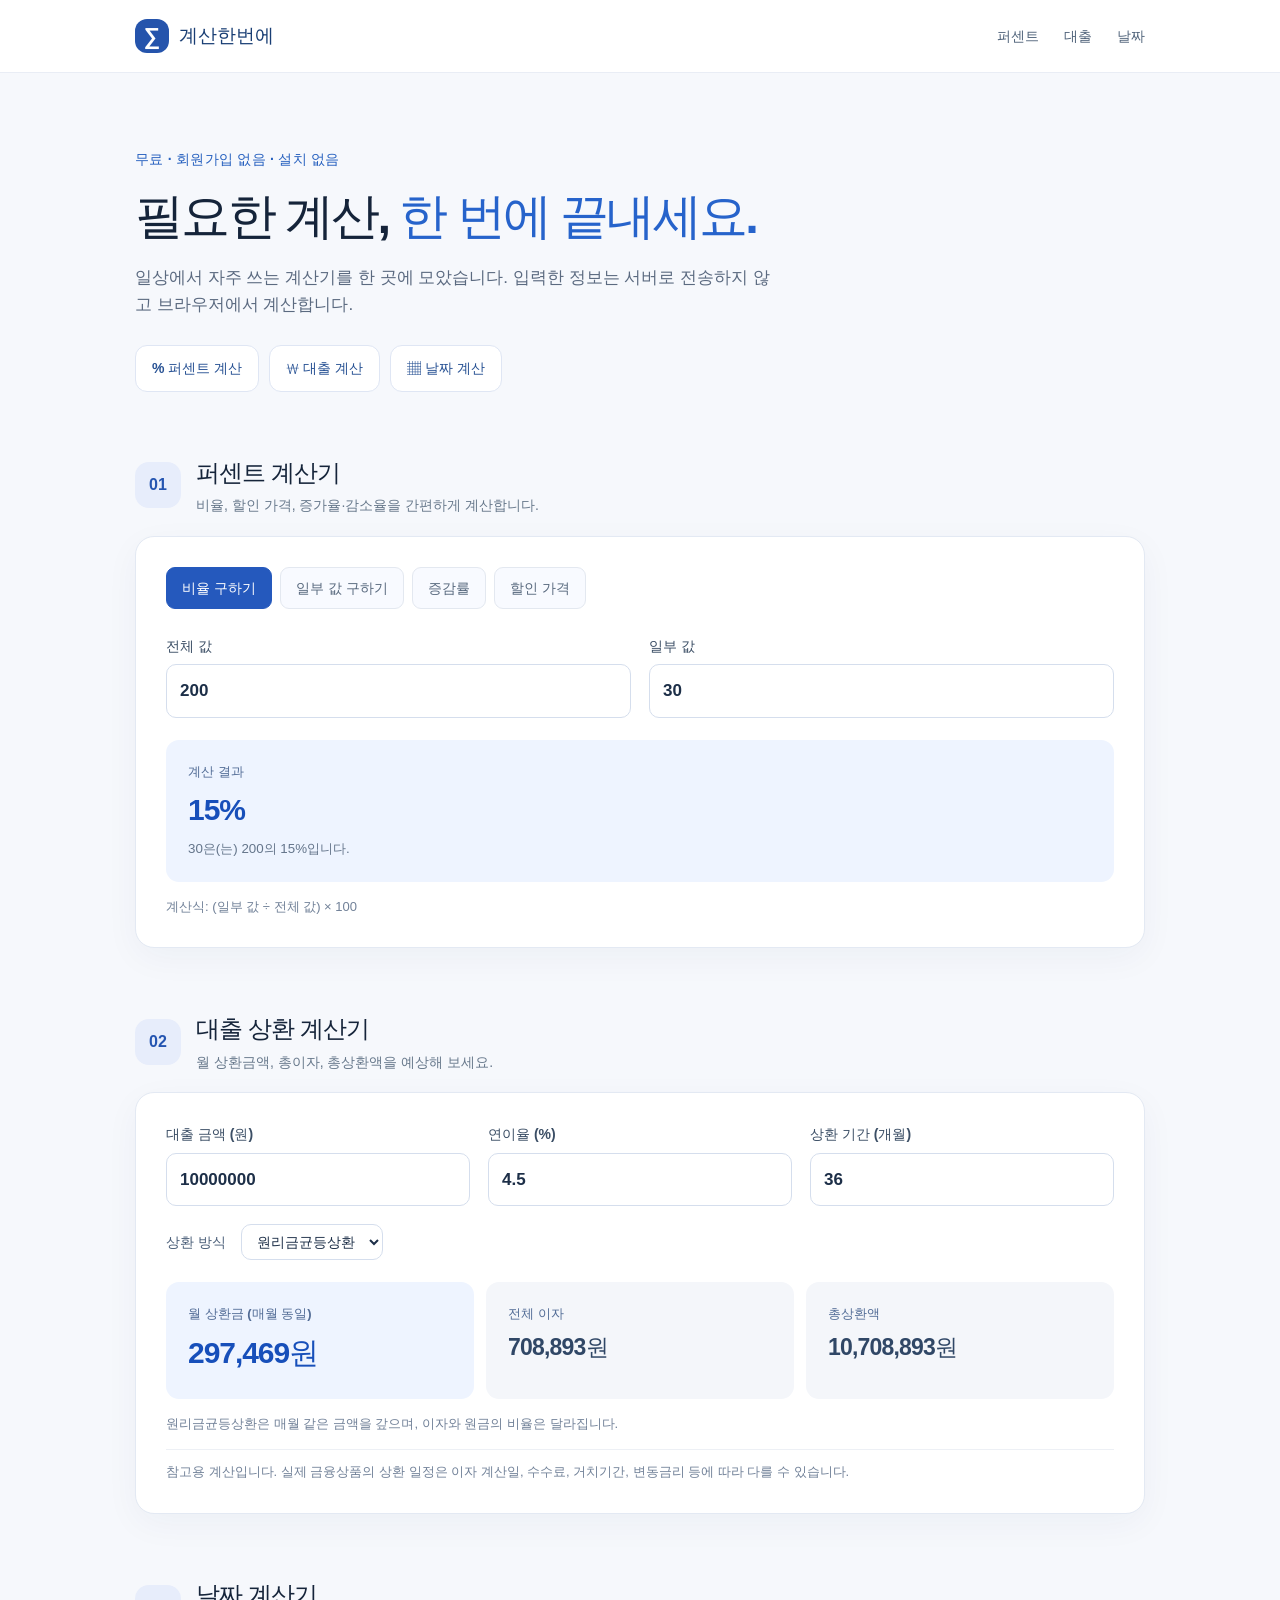
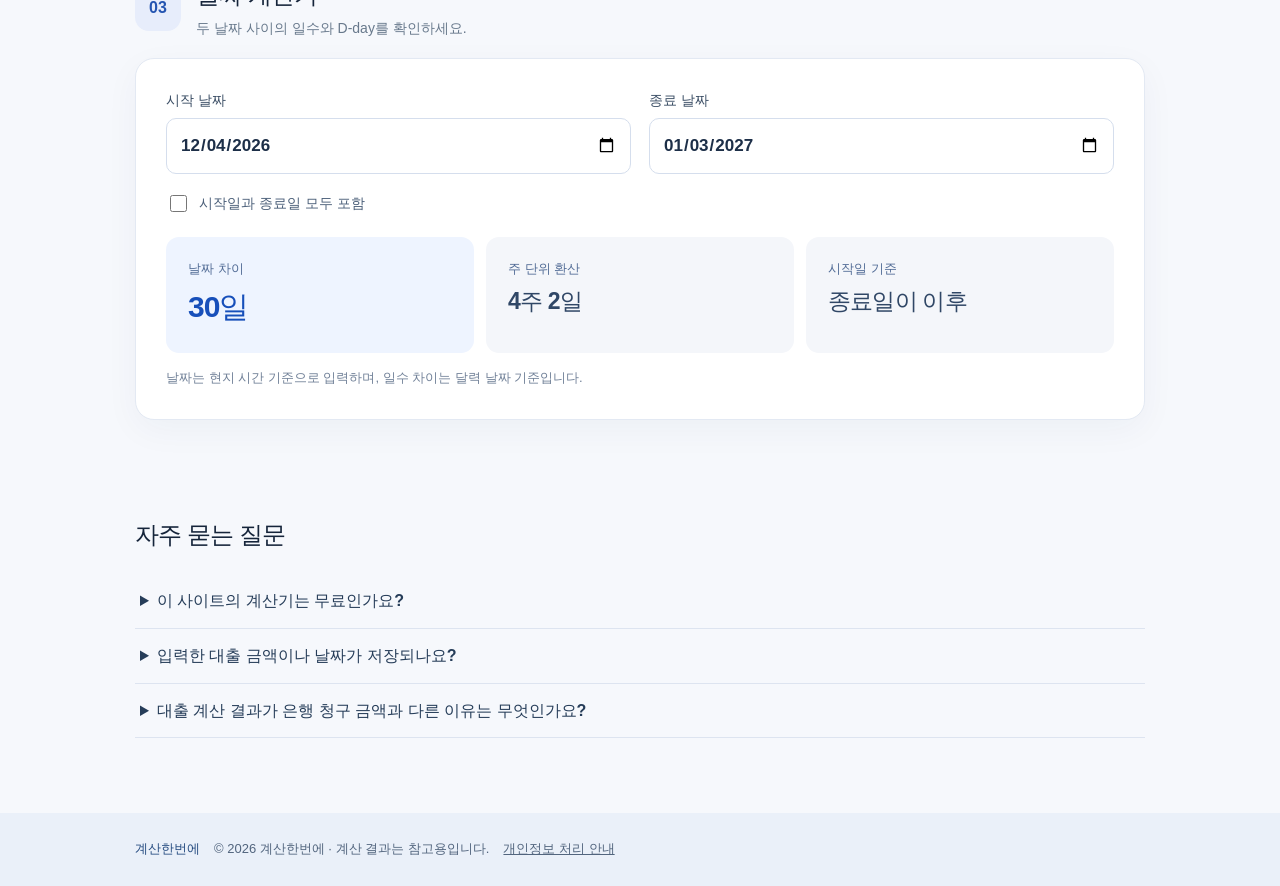
<file: index.html>
<!doctype html>
<html lang="ko">
<head>
<meta charset="UTF-8" />
<meta name="viewport" content="width=device-width, initial-scale=1" />
<meta name="description" content="퍼센트 계산기, 대출 상환 계산기, 날짜 계산기를 무료로 이용하세요. 설치나 가입 없이 바로 계산할 수 있습니다." />
<meta name="theme-color" content="#173c70" />
<title>계산한번에 | 무료 퍼센트·대출·날짜 계산기</title>
<link rel="stylesheet" href="styles.css" />
<script src="app.js" defer></script>
</head>
<body>
<header class="site-header"><div class="wrap head"><a href="#home" class="brand" aria-label="계산한번에 홈"><span class="logo">∑</span><span>계산한번에</span></a><nav aria-label="주 메뉴"><a href="#percent">퍼센트</a><a href="#loan">대출</a><a href="#date">날짜</a></nav></div></header>
<main id="home" class="wrap">
<section class="hero"><div class="eyebrow">무료 · 회원가입 없음 · 설치 없음</div><h1>필요한 계산, <span>한 번에 끝내세요.</span></h1><p>일상에서 자주 쓰는 계산기를 한 곳에 모았습니다. 입력한 정보는 서버로 전송하지 않고 브라우저에서 계산합니다.</p><div class="jump"><a href="#percent">% 퍼센트 계산</a><a href="#loan">₩ 대출 계산</a><a href="#date">▦ 날짜 계산</a></div></section>
<section class="tool" id="percent"><div class="section-heading"><span class="num">01</span><div><h2>퍼센트 계산기</h2><p>비율, 할인 가격, 증가율·감소율을 간편하게 계산합니다.</p></div></div>
<div class="calculator"><div class="tabbar" role="tablist" aria-label="퍼센트 계산 유형"><button type="button" class="tab active" role="tab" aria-selected="true" data-pct-tab="ratio">비율 구하기</button><button type="button" class="tab" role="tab" aria-selected="false" data-pct-tab="part">일부 값 구하기</button><button type="button" class="tab" role="tab" aria-selected="false" data-pct-tab="change">증감률</button><button type="button" class="tab" role="tab" aria-selected="false" data-pct-tab="discount">할인 가격</button></div>
<div class="fields"><label><span id="pct-label-a">전체 값</span><input id="pct-a" type="number" step="any" value="200" inputmode="decimal" /></label><label><span id="pct-label-b">일부 값</span><input id="pct-b" type="number" step="any" value="30" inputmode="decimal" /></label></div>
<div class="result" aria-live="polite"><span id="pct-result-label">계산 결과</span><strong id="pct-result">15%</strong><small id="pct-detail">30은 200의 15%입니다.</small></div><p class="tip" id="pct-tip">계산식: (일부 값 ÷ 전체 값) × 100</p></div></section>
<section class="tool" id="loan"><div class="section-heading"><span class="num">02</span><div><h2>대출 상환 계산기</h2><p>월 상환금액, 총이자, 총상환액을 예상해 보세요.</p></div></div>
<div class="calculator"><div class="fields three"><label><span>대출 금액 (원)</span><input id="loan-amount" type="number" min="0" step="10000" value="10000000" inputmode="numeric" /></label><label><span>연이율 (%)</span><input id="loan-rate" type="number" min="0" step="0.1" value="4.5" inputmode="decimal" /></label><label><span>상환 기간 (개월)</span><input id="loan-months" type="number" min="1" max="600" step="1" value="36" inputmode="numeric" /></label></div><div class="line-options"><label for="loan-method">상환 방식</label><select id="loan-method"><option value="equal">원리금균등상환</option><option value="principal">원금균등상환</option></select></div>
<div class="results-grid"><div class="result"><span id="payment-label">월 상환금 (매월 동일)</span><strong id="loan-payment">-</strong></div><div class="result secondary"><span>전체 이자</span><strong id="loan-interest">-</strong></div><div class="result secondary"><span>총상환액</span><strong id="loan-total">-</strong></div></div><p class="tip" id="loan-explain">원리금균등상환은 매달 같은 금액을 갚는 방식입니다.</p><p class="notice">참고용 계산입니다. 실제 금융상품의 상환 일정은 이자 계산일, 수수료, 거치기간, 변동금리 등에 따라 다를 수 있습니다.</p></div></section>
<section class="tool" id="date"><div class="section-heading"><span class="num">03</span><div><h2>날짜 계산기</h2><p>두 날짜 사이의 일수와 D-day를 확인하세요.</p></div></div>
<div class="calculator"><div class="fields"><label><span>시작 날짜</span><input id="date-start" type="date" /></label><label><span>종료 날짜</span><input id="date-end" type="date" /></label></div><div class="line-options"><label class="check"><input id="date-inclusive" type="checkbox" /> 시작일과 종료일 모두 포함</label></div><div class="results-grid"><div class="result"><span>날짜 차이</span><strong id="date-days">-</strong></div><div class="result secondary"><span>주 단위 환산</span><strong id="date-weeks">-</strong></div><div class="result secondary"><span>시작일 기준</span><strong id="date-direction">-</strong></div></div><p class="tip">날짜는 현지 시간 기준으로 입력하며, 일수 차이는 달력 날짜 기준입니다.</p></div></section>
<section class="faq"><h2>자주 묻는 질문</h2><details><summary>이 사이트의 계산기는 무료인가요?</summary><p>네. 모든 계산기를 회원가입과 설치 없이 무료로 이용할 수 있습니다.</p></details><details><summary>입력한 대출 금액이나 날짜가 저장되나요?</summary><p>아니요. 계산은 사용 중인 브라우저 안에서 이뤄지며, 입력값을 별도 서버로 전송하거나 저장하지 않습니다. 향후 광고나 방문 통계 서비스를 연결한다면 해당 서비스의 데이터 처리에 관한 안내를 별도로 추가해야 합니다.</p></details><details><summary>대출 계산 결과가 은행 청구 금액과 다른 이유는 무엇인가요?</summary><p>은행별 실제 이자 계산 방식, 상환 날짜, 수수료, 변동금리, 거치기간 등이 다를 수 있습니다. 이 계산기는 고정 연이율을 가정한 참고용 도구입니다.</p></details></section>
</main><footer><div class="wrap"><strong>계산한번에</strong><span>© <span id="year"></span> 계산한번에 · 계산 결과는 참고용입니다.</span><a href="privacy.html">개인정보 처리 안내</a></div></footer>
</body></html>
</file>
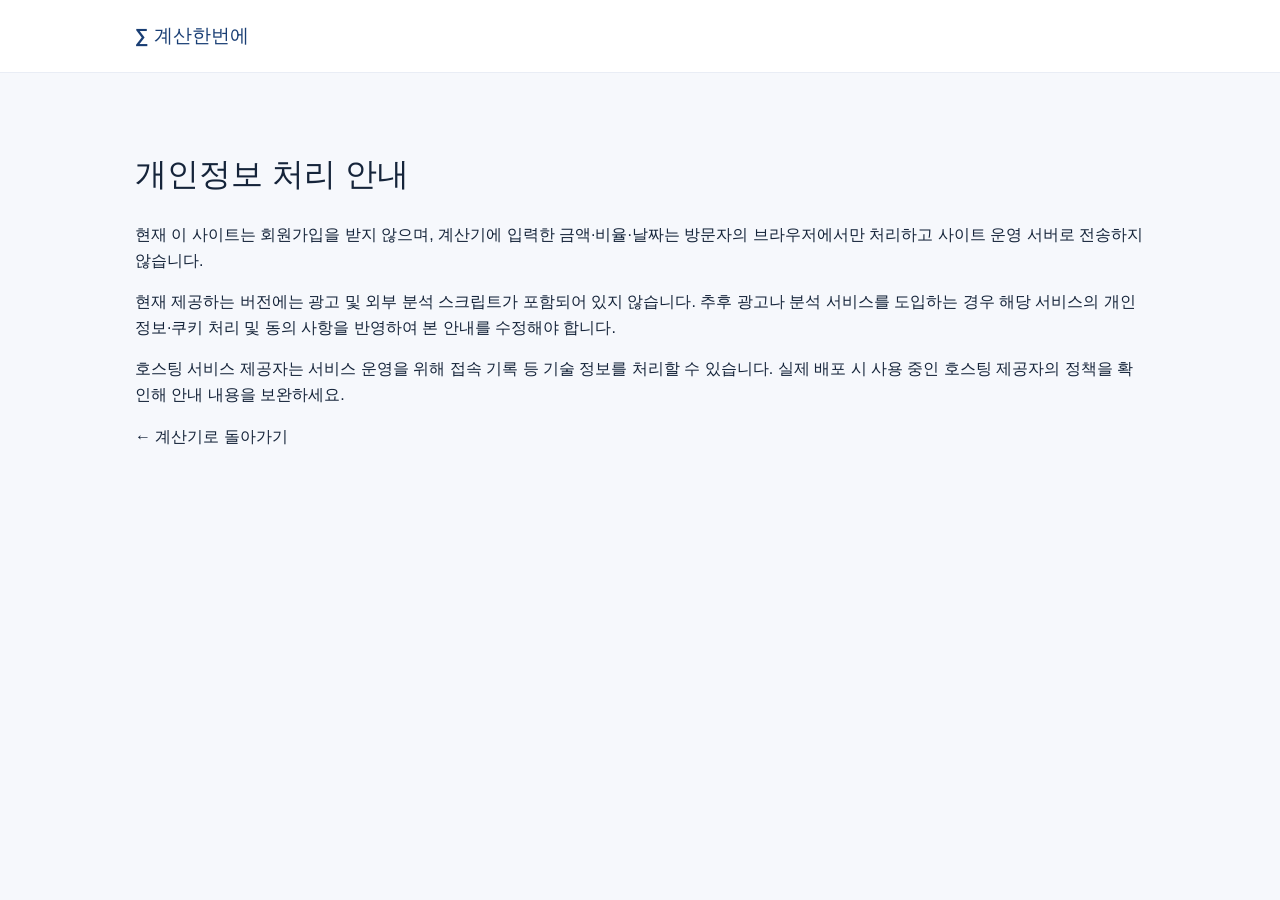
<file: privacy.html>
<!doctype html><html lang="ko"><head><meta charset="UTF-8"><meta name="viewport" content="width=device-width,initial-scale=1"><title>개인정보 처리 안내 | 계산한번에</title><link rel="stylesheet" href="styles.css"></head><body><header class="site-header"><div class="wrap head"><a class="brand" href="index.html">∑ 계산한번에</a></div></header><main class="wrap" style="min-height:70vh;padding-top:55px;padding-bottom:60px"><h1>개인정보 처리 안내</h1><p>현재 이 사이트는 회원가입을 받지 않으며, 계산기에 입력한 금액·비율·날짜는 방문자의 브라우저에서만 처리하고 사이트 운영 서버로 전송하지 않습니다.</p><p>현재 제공하는 버전에는 광고 및 외부 분석 스크립트가 포함되어 있지 않습니다. 추후 광고나 분석 서비스를 도입하는 경우 해당 서비스의 개인정보·쿠키 처리 및 동의 사항을 반영하여 본 안내를 수정해야 합니다.</p><p>호스팅 서비스 제공자는 서비스 운영을 위해 접속 기록 등 기술 정보를 처리할 수 있습니다. 실제 배포 시 사용 중인 호스팅 제공자의 정책을 확인해 안내 내용을 보완하세요.</p><p><a href="index.html">← 계산기로 돌아가기</a></p></main></body></html>
</file>
<file: styles.css>
:root{font-family:Pretendard,'Noto Sans KR',-apple-system,BlinkMacSystemFont,'Segoe UI',sans-serif;color:#15243a;background:#f6f8fc;font-synthesis:none}*{box-sizing:border-box}html{scroll-behavior:smooth}body{margin:0;line-height:1.6}a{color:inherit;text-decoration:none}.wrap{max-width:1060px;margin:0 auto;padding:0 25px}.site-header{background:#fff;border-bottom:1px solid #e9edf5;position:sticky;top:0;z-index:10}.head{height:72px;display:flex;align-items:center;justify-content:space-between;gap:20px}.brand{font-size:19px;font-weight:850;display:flex;align-items:center;gap:10px;color:#193e74}.logo{background:#2554ac;color:#fff;border-radius:12px;width:34px;height:34px;text-align:center;line-height:34px;font-size:23px}.head nav{display:flex;gap:25px;color:#51647b;font-weight:650;font-size:14px}.head nav a:hover{color:#2257c7}.hero{padding:75px 0 62px}.eyebrow{color:#2660bf;font-weight:750;font-size:14px;letter-spacing:.02em}.hero h1{font-size:clamp(31px,5vw,49px);letter-spacing:-.055em;line-height:1.34;margin:14px 0}.hero h1 span{color:#2663cb}.hero p{font-size:17px;color:#5b6a80;max-width:650px;margin:0 0 27px}.jump{display:flex;gap:10px;flex-wrap:wrap}.jump a{background:#fff;border:1px solid #dfe6f4;color:#285294;border-radius:12px;padding:11px 16px;font-weight:700;font-size:14px;transition:background .15s}.jump a:hover{background:#eaf0fc}.tool{scroll-margin-top:95px;margin-bottom:62px}.section-heading{display:flex;align-items:center;gap:15px;margin-bottom:19px}.section-heading .num{width:46px;height:46px;border-radius:14px;background:#e7edfb;color:#2555b1;display:grid;place-items:center;font-weight:850}.section-heading h2{font-size:24px;letter-spacing:-.04em;margin:0}.section-heading p{color:#68798c;margin:2px 0 0;font-size:14px}.calculator{background:#fff;border:1px solid #e3e9f3;box-shadow:0 10px 35px rgba(31,55,97,.045);border-radius:19px;padding:30px}.tabbar{display:flex;gap:8px;flex-wrap:wrap;margin-bottom:26px}.tab{border:1px solid #e3e8f0;background:#f8faff;padding:9px 15px;border-radius:9px;cursor:pointer;font:inherit;font-size:14px;color:#58697e;font-weight:700}.tab.active{border-color:#2559bd;background:#2559bd;color:#fff}.fields{display:grid;grid-template-columns:repeat(2,minmax(0,1fr));gap:18px}.fields.three{grid-template-columns:repeat(3,minmax(0,1fr))}.fields label{display:flex;flex-direction:column;gap:7px;color:#3b4e65;font-size:14px;font-weight:700}.fields input,.line-options select{width:100%;background:#fff;border:1px solid #d5deed;border-radius:10px;padding:12px 13px;color:#1d2f48;font:inherit;font-size:17px;outline:none}.fields input:focus,.line-options select:focus{border-color:#3269ce;box-shadow:0 0 0 3px #dfeafe}.result{background:#eef4ff;border-radius:13px;padding:22px;margin-top:22px;display:flex;flex-direction:column;gap:4px;min-height:108px}.result span{color:#526c96;font-size:13px;font-weight:700}.result strong{font-size:30px;font-weight:850;letter-spacing:-.035em;color:#174fba;overflow-wrap:anywhere}.result small{color:#64758b}.results-grid{display:grid;grid-template-columns:repeat(3,minmax(0,1fr));gap:12px}.results-grid .result{min-width:0}.result.secondary{background:#f4f6fa}.result.secondary strong{font-size:23px;color:#304766}.tip,.notice{font-size:13px;color:#718198;margin:15px 0 0}.notice{border-top:1px solid #edf0f5;padding-top:12px}.line-options{display:flex;align-items:center;gap:15px;margin-top:18px;font-size:14px;color:#4b5f79;font-weight:700}.line-options select{width:auto;max-width:100%;font-size:14px;padding:8px 11px}.check{display:flex;align-items:center;gap:9px;cursor:pointer}.check input{width:17px;height:17px;accent-color:#2559bd}.faq{padding:14px 0 75px}.faq h2{font-size:24px;letter-spacing:-.04em}.faq details{border-bottom:1px solid #dde4f0;padding:14px 5px;color:#596c82}.faq summary{font-weight:700;color:#263d59;cursor:pointer}.faq p{margin:9px 0}footer{background:#eaf0f9;color:#52657e;padding:26px 0;font-size:13px}footer .wrap{display:flex;gap:14px;align-items:center;flex-wrap:wrap}footer a{text-decoration:underline}footer strong{color:#264c81}@media(max-width:700px){.head{height:64px}.head nav{gap:12px;font-size:13px}.wrap{padding:0 16px}.hero{padding:48px 0}.hero p{font-size:15px}.calculator{padding:19px}.fields,.fields.three{grid-template-columns:1fr}.results-grid{grid-template-columns:1fr}.results-grid .result{margin-top:10px;min-height:auto}.section-heading h2{font-size:21px}.tool{margin-bottom:43px}.result strong{font-size:27px}}
</file>
